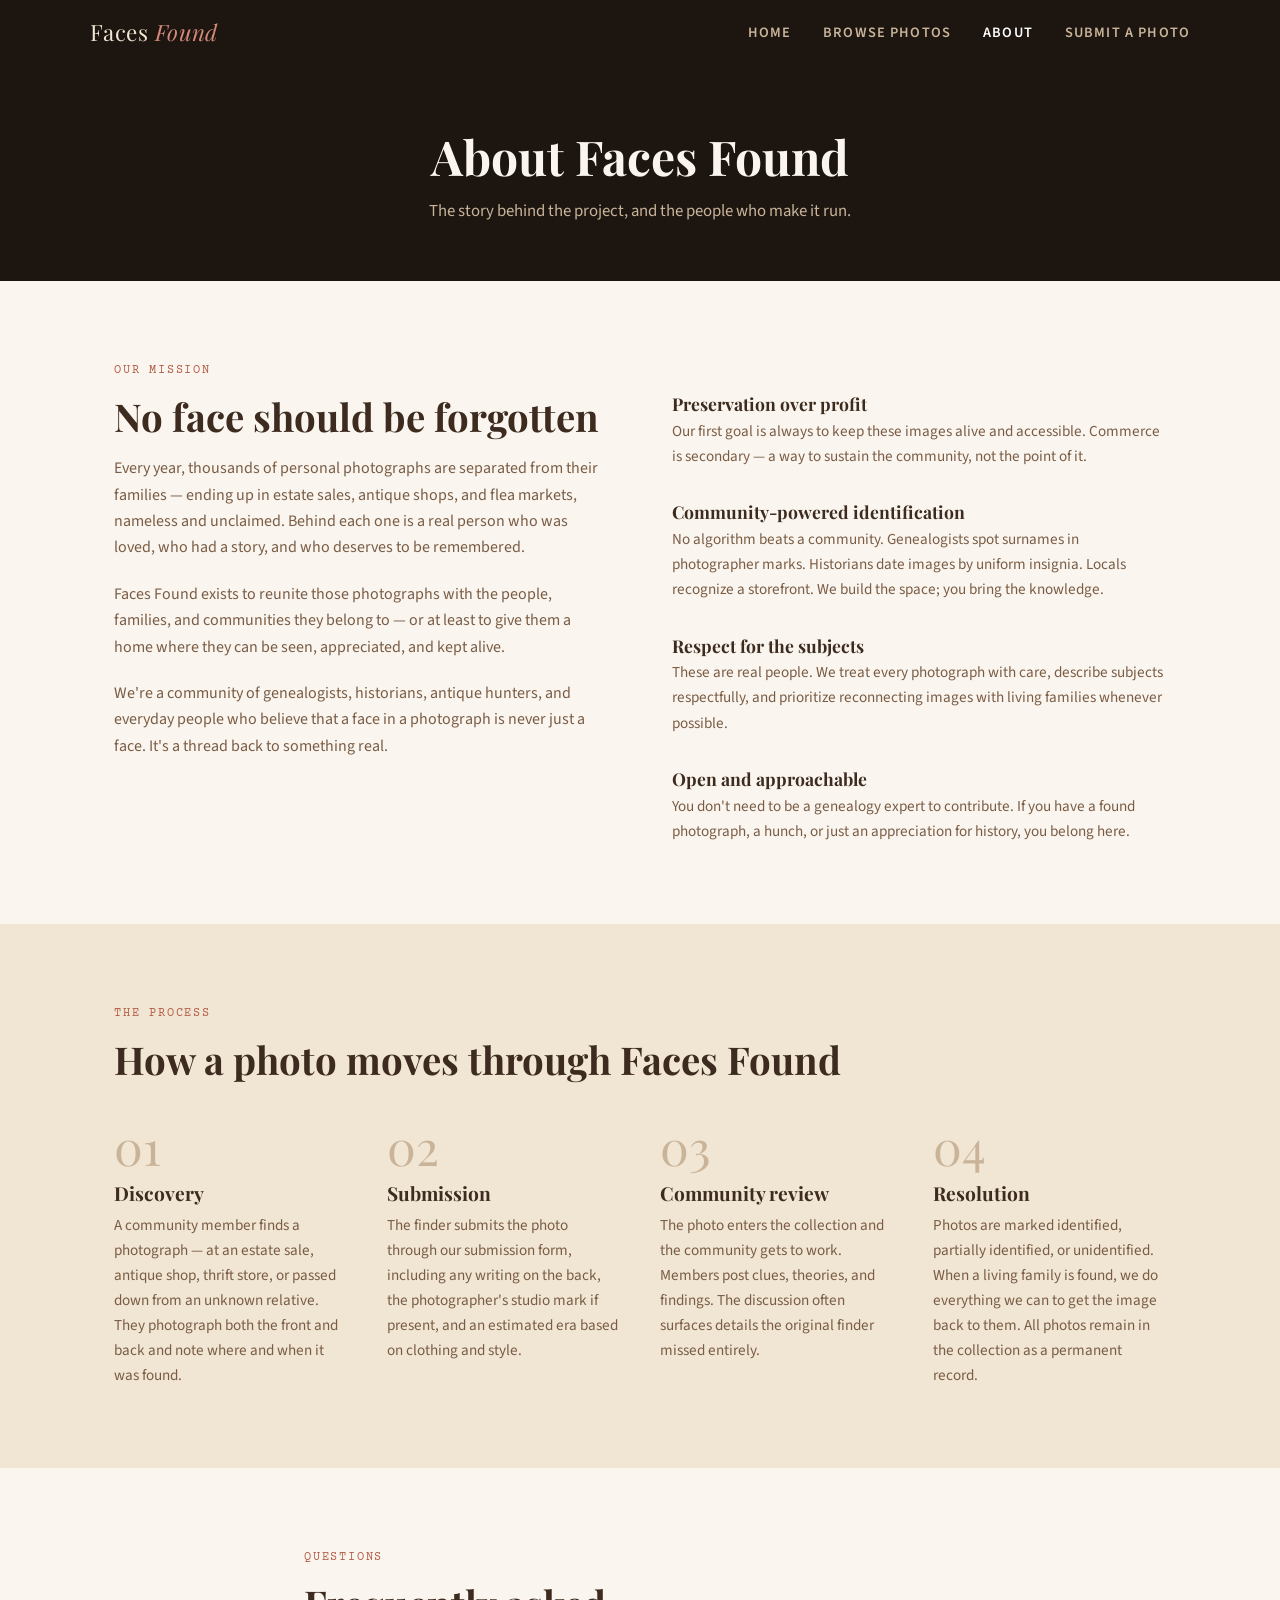
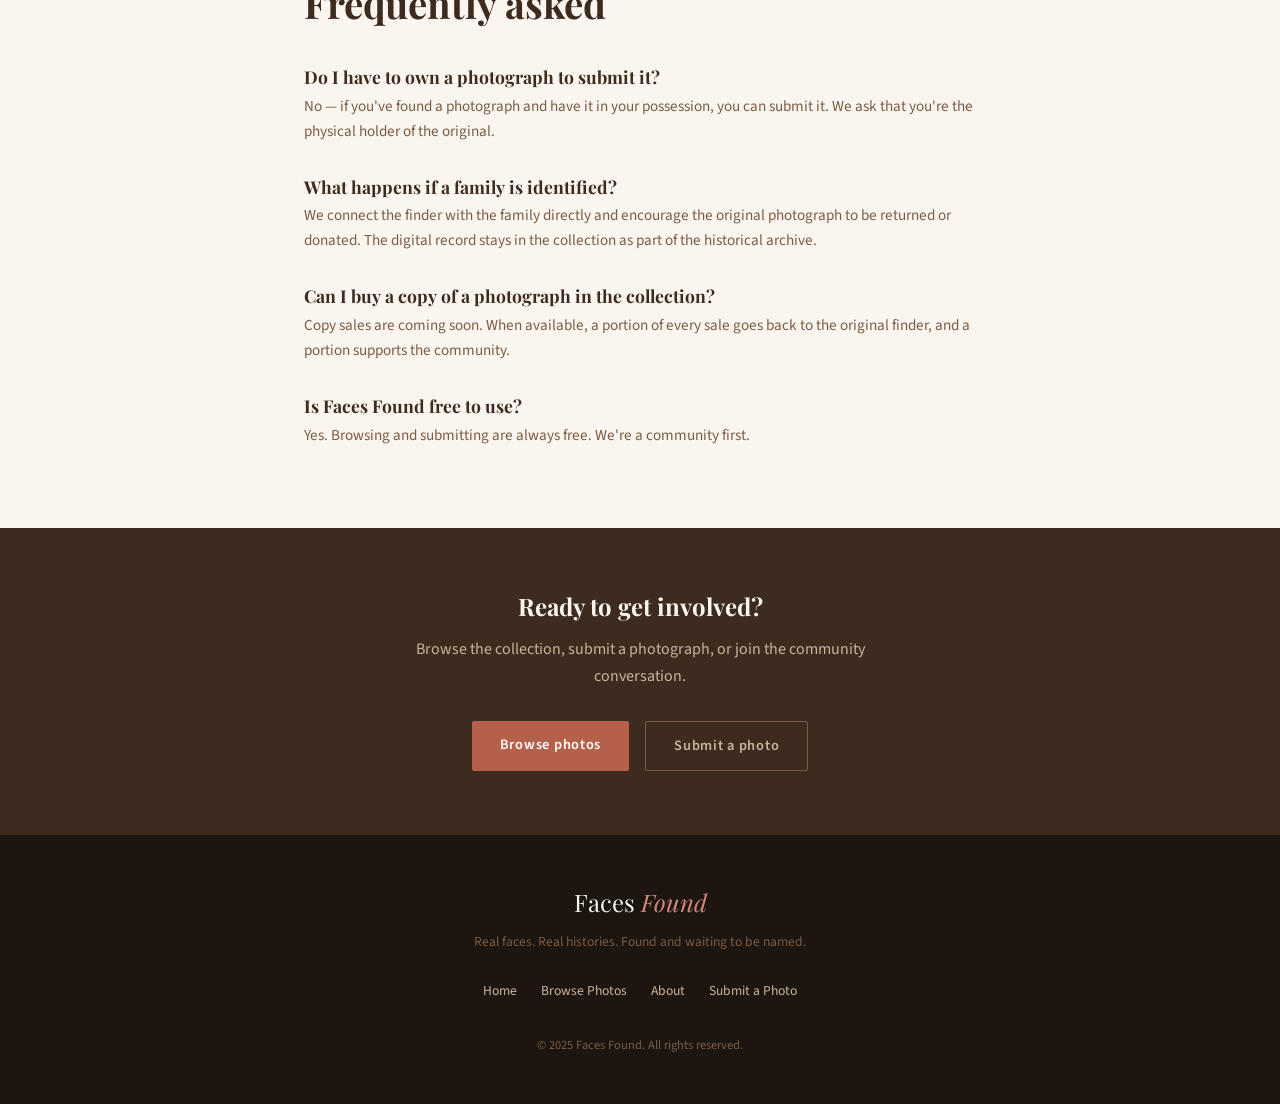
<file: about.html>
<!DOCTYPE html>
<html lang="en">
<head>
  <meta charset="UTF-8" />
  <meta name="viewport" content="width=device-width, initial-scale=1.0" />
  <meta name="description" content="About Faces Found — the story behind the project, our mission, and the community bringing orphaned photographs back to life." />
  <title>About — Faces Found</title>
  <link rel="stylesheet" href="css/style.css" />
</head>
<body>

  <nav class="nav" aria-label="Main navigation">
    <div class="nav__inner">
      <a href="index.html" class="nav__logo">Faces <span>Found</span></a>
      <button class="nav__toggle" aria-label="Toggle menu" aria-expanded="false">
        <span></span><span></span><span></span>
      </button>
      <ul class="nav__links">
        <li><a href="index.html">Home</a></li>
        <li><a href="gallery.html">Browse Photos</a></li>
        <li><a href="about.html">About</a></li>
        <li><a href="submit.html">Submit a Photo</a></li>
      </ul>
    </div>
  </nav>

  <div class="page-header">
    <h1>About Faces Found</h1>
    <p>The story behind the project, and the people who make it run.</p>
  </div>

  <!-- Mission -->
  <section class="section">
    <div class="container">
      <div class="about-grid">
        <div>
          <p class="section__label">Our mission</p>
          <h2 class="section__title">No face should be forgotten</h2>
          <p style="color: var(--warm-mid); margin-bottom: 1.25rem;">
            Every year, thousands of personal photographs are separated from their
            families — ending up in estate sales, antique shops, and flea markets,
            nameless and unclaimed. Behind each one is a real person who was loved,
            who had a story, and who deserves to be remembered.
          </p>
          <p style="color: var(--warm-mid); margin-bottom: 1.25rem;">
            Faces Found exists to reunite those photographs with the people, families,
            and communities they belong to — or at least to give them a home where
            they can be seen, appreciated, and kept alive.
          </p>
          <p style="color: var(--warm-mid);">
            We're a community of genealogists, historians, antique hunters, and
            everyday people who believe that a face in a photograph is never just
            a face. It's a thread back to something real.
          </p>
        </div>

        <div>
          <div class="about-values">
            <div>
              <h3 class="value__title">Preservation over profit</h3>
              <p class="value__body">
                Our first goal is always to keep these images alive and accessible.
                Commerce is secondary — a way to sustain the community, not the
                point of it.
              </p>
            </div>
            <div>
              <h3 class="value__title">Community-powered identification</h3>
              <p class="value__body">
                No algorithm beats a community. Genealogists spot surnames in
                photographer marks. Historians date images by uniform insignia.
                Locals recognize a storefront. We build the space; you bring the knowledge.
              </p>
            </div>
            <div>
              <h3 class="value__title">Respect for the subjects</h3>
              <p class="value__body">
                These are real people. We treat every photograph with care,
                describe subjects respectfully, and prioritize reconnecting images
                with living families whenever possible.
              </p>
            </div>
            <div>
              <h3 class="value__title">Open and approachable</h3>
              <p class="value__body">
                You don't need to be a genealogy expert to contribute. If you
                have a found photograph, a hunch, or just an appreciation for
                history, you belong here.
              </p>
            </div>
          </div>
        </div>
      </div>
    </div>
  </section>

  <!-- How it works detail -->
  <section class="section section--alt">
    <div class="container">
      <p class="section__label">The process</p>
      <h2 class="section__title">How a photo moves through Faces Found</h2>

      <div class="steps" style="margin-top: 2.5rem;">
        <div class="step">
          <div class="step__number">01</div>
          <h3 class="step__title">Discovery</h3>
          <p class="step__body">
            A community member finds a photograph — at an estate sale, antique
            shop, thrift store, or passed down from an unknown relative. They
            photograph both the front and back and note where and when it was found.
          </p>
        </div>
        <div class="step">
          <div class="step__number">02</div>
          <h3 class="step__title">Submission</h3>
          <p class="step__body">
            The finder submits the photo through our submission form, including
            any writing on the back, the photographer's studio mark if present,
            and an estimated era based on clothing and style.
          </p>
        </div>
        <div class="step">
          <div class="step__number">03</div>
          <h3 class="step__title">Community review</h3>
          <p class="step__body">
            The photo enters the collection and the community gets to work. Members
            post clues, theories, and findings. The discussion often surfaces
            details the original finder missed entirely.
          </p>
        </div>
        <div class="step">
          <div class="step__number">04</div>
          <h3 class="step__title">Resolution</h3>
          <p class="step__body">
            Photos are marked identified, partially identified, or unidentified.
            When a living family is found, we do everything we can to get the
            image back to them. All photos remain in the collection as a permanent record.
          </p>
        </div>
      </div>
    </div>
  </section>

  <!-- FAQ -->
  <section class="section">
    <div class="container" style="max-width: 720px;">
      <p class="section__label">Questions</p>
      <h2 class="section__title">Frequently asked</h2>

      <div style="margin-top: 2.5rem; display: flex; flex-direction: column; gap: 2rem;">

        <div>
          <h3 style="font-family: var(--font-display); color: var(--sepia); font-size: 1.1rem; margin-bottom: 0.4rem;">
            Do I have to own a photograph to submit it?
          </h3>
          <p style="color: var(--warm-mid); font-size: 0.95rem;">
            No — if you've found a photograph and have it in your possession, you can submit it.
            We ask that you're the physical holder of the original.
          </p>
        </div>

        <div>
          <h3 style="font-family: var(--font-display); color: var(--sepia); font-size: 1.1rem; margin-bottom: 0.4rem;">
            What happens if a family is identified?
          </h3>
          <p style="color: var(--warm-mid); font-size: 0.95rem;">
            We connect the finder with the family directly and encourage the original
            photograph to be returned or donated. The digital record stays in the collection
            as part of the historical archive.
          </p>
        </div>

        <div>
          <h3 style="font-family: var(--font-display); color: var(--sepia); font-size: 1.1rem; margin-bottom: 0.4rem;">
            Can I buy a copy of a photograph in the collection?
          </h3>
          <p style="color: var(--warm-mid); font-size: 0.95rem;">
            Copy sales are coming soon. When available, a portion of every sale goes
            back to the original finder, and a portion supports the community.
          </p>
        </div>

        <div>
          <h3 style="font-family: var(--font-display); color: var(--sepia); font-size: 1.1rem; margin-bottom: 0.4rem;">
            Is Faces Found free to use?
          </h3>
          <p style="color: var(--warm-mid); font-size: 0.95rem;">
            Yes. Browsing and submitting are always free. We're a community first.
          </p>
        </div>

      </div>
    </div>
  </section>

  <div class="community">
    <div class="container">
      <h2>Ready to get involved?</h2>
      <p>Browse the collection, submit a photograph, or join the community conversation.</p>
      <div class="community__links">
        <a href="gallery.html" class="btn btn--primary">Browse photos</a>
        <a href="submit.html" class="btn btn--outline">Submit a photo</a>
      </div>
    </div>
  </div>

  <footer class="footer">
    <div class="container">
      <p class="footer__logo">Faces <span>Found</span></p>
      <p class="footer__tagline">Real faces. Real histories. Found and waiting to be named.</p>
      <ul class="footer__links">
        <li><a href="index.html">Home</a></li>
        <li><a href="gallery.html">Browse Photos</a></li>
        <li><a href="about.html">About</a></li>
        <li><a href="submit.html">Submit a Photo</a></li>
      </ul>
      <p class="footer__copy">&copy; 2025 Faces Found. All rights reserved.</p>
    </div>
  </footer>

  <script src="js/main.js"></script>
</body>
</html>
</file>
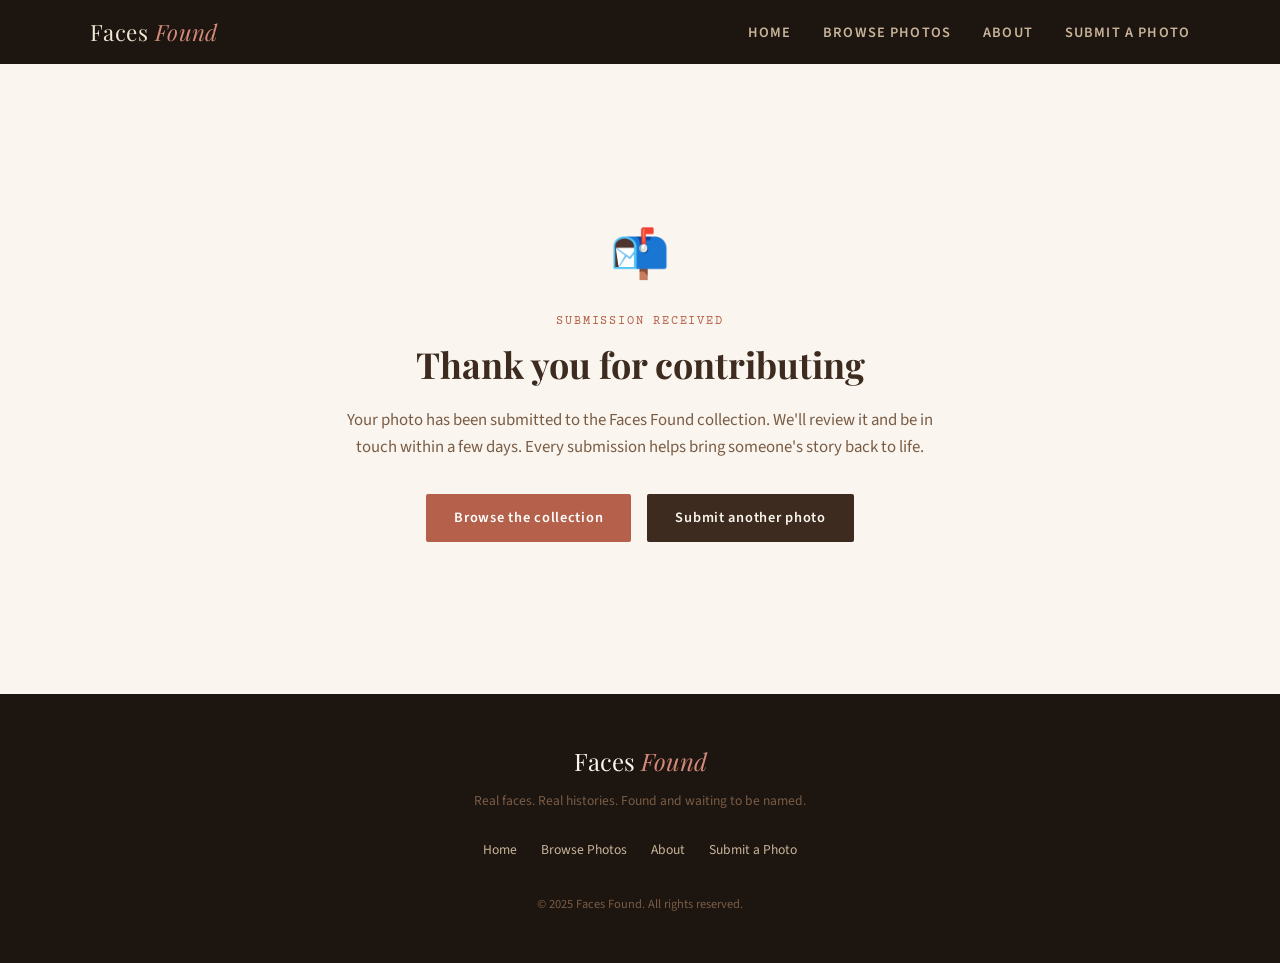
<file: thankyou.html>
<!DOCTYPE html>
<html lang="en">
<head>
  <meta charset="UTF-8" />
  <meta name="viewport" content="width=device-width, initial-scale=1.0" />
  <title>Thank You — Faces Found</title>
  <link rel="stylesheet" href="css/style.css" />
</head>
<body>

  <nav class="nav" aria-label="Main navigation">
    <div class="nav__inner">
      <a href="index.html" class="nav__logo">Faces <span>Found</span></a>
      <button class="nav__toggle" aria-label="Toggle menu" aria-expanded="false">
        <span></span><span></span><span></span>
      </button>
      <ul class="nav__links">
        <li><a href="index.html">Home</a></li>
        <li><a href="gallery.html">Browse Photos</a></li>
        <li><a href="about.html">About</a></li>
        <li><a href="submit.html">Submit a Photo</a></li>
      </ul>
    </div>
  </nav>

  <section class="section" style="min-height: 70vh; display: flex; align-items: center;">
    <div class="container" style="max-width: 640px; text-align: center;">

      <p style="font-size: 3rem; margin-bottom: 1rem;">📬</p>
      <p class="section__label">Submission received</p>
      <h1 class="section__title" style="font-size: 2.25rem;">Thank you for contributing</h1>
      <p style="color: var(--warm-mid); font-size: 1.05rem; margin: 1.25rem 0 2rem;">
        Your photo has been submitted to the Faces Found collection.
        We'll review it and be in touch within a few days. Every submission
        helps bring someone's story back to life.
      </p>

      <div style="display: flex; gap: 1rem; justify-content: center; flex-wrap: wrap;">
        <a href="gallery.html" class="btn btn--primary">Browse the collection</a>
        <a href="submit.html" class="btn btn--dark">Submit another photo</a>
      </div>

    </div>
  </section>

  <footer class="footer">
    <div class="container">
      <p class="footer__logo">Faces <span>Found</span></p>
      <p class="footer__tagline">Real faces. Real histories. Found and waiting to be named.</p>
      <ul class="footer__links">
        <li><a href="index.html">Home</a></li>
        <li><a href="gallery.html">Browse Photos</a></li>
        <li><a href="about.html">About</a></li>
        <li><a href="submit.html">Submit a Photo</a></li>
      </ul>
      <p class="footer__copy">&copy; 2025 Faces Found. All rights reserved.</p>
    </div>
  </footer>

  <script src="js/main.js"></script>
</body>
</html>
</file>
<file: css/style.css>
/* ============================================
   FACES FOUND — Global Styles
   Palette: Deep sepia, aged paper, warm ivory,
   dusty rose accent, ink black
   ============================================ */

@import url('https://fonts.googleapis.com/css2?family=Playfair+Display:ital,wght@0,400;0,700;1,400&family=Source+Sans+3:wght@300;400;600&family=Courier+Prime&display=swap');

:root {
  --ink:        #1c1510;
  --sepia:      #3d2b1f;
  --warm-mid:   #7a5c45;
  --aged-paper: #f0e6d3;
  --ivory:      #faf6ef;
  --accent:     #b5604a;
  --accent-light: #d4897a;
  --dust:       #c9b49a;
  --white:      #ffffff;

  --font-display: 'Playfair Display', Georgia, serif;
  --font-body:    'Source Sans 3', system-ui, sans-serif;
  --font-mono:    'Courier Prime', 'Courier New', monospace;
}

*, *::before, *::after { box-sizing: border-box; margin: 0; padding: 0; }

html { scroll-behavior: smooth; }

body {
  background: var(--ivory);
  color: var(--ink);
  font-family: var(--font-body);
  font-size: 1rem;
  line-height: 1.65;
}

img { display: block; max-width: 100%; }
a { color: var(--accent); text-decoration: none; }
a:hover { text-decoration: underline; }
a:focus-visible { outline: 2px solid var(--accent); outline-offset: 3px; }

/* ── Typography ── */
h1, h2, h3, h4 {
  font-family: var(--font-display);
  line-height: 1.2;
  color: var(--sepia);
}

/* ── Layout ── */
.container {
  max-width: 1100px;
  margin: 0 auto;
  padding: 0 1.5rem;
}

.section { padding: 5rem 0; }
.section--alt { background: var(--aged-paper); }

/* ── Navigation ── */
.nav {
  position: sticky;
  top: 0;
  z-index: 100;
  background: var(--ink);
  padding: 0 1.5rem;
}

.nav__inner {
  max-width: 1100px;
  margin: 0 auto;
  display: flex;
  align-items: center;
  justify-content: space-between;
  height: 64px;
}

.nav__logo {
  font-family: var(--font-display);
  font-size: 1.4rem;
  color: var(--aged-paper);
  letter-spacing: 0.02em;
}

.nav__logo span { color: var(--accent-light); font-style: italic; }
.nav__logo:hover { text-decoration: none; color: var(--white); }

.nav__links {
  display: flex;
  gap: 2rem;
  list-style: none;
}

.nav__links a {
  color: var(--dust);
  font-size: 0.9rem;
  font-weight: 600;
  letter-spacing: 0.08em;
  text-transform: uppercase;
  transition: color 0.2s;
}

.nav__links a:hover,
.nav__links a.active {
  color: var(--white);
  text-decoration: none;
}

/* Mobile nav toggle */
.nav__toggle {
  display: none;
  flex-direction: column;
  gap: 5px;
  background: none;
  border: none;
  cursor: pointer;
  padding: 4px;
}

.nav__toggle span {
  display: block;
  width: 24px;
  height: 2px;
  background: var(--dust);
  transition: all 0.2s;
}

/* ── Hero ── */
.hero {
  background: var(--ink);
  padding: 7rem 1.5rem 6rem;
  position: relative;
  overflow: hidden;
}

/* Decorative grain overlay feel */
.hero::before {
  content: '';
  position: absolute;
  inset: 0;
  background: radial-gradient(ellipse at 60% 40%, rgba(181,96,74,0.15) 0%, transparent 65%);
  pointer-events: none;
}

.hero__inner {
  max-width: 1100px;
  margin: 0 auto;
  display: grid;
  grid-template-columns: 1fr 1fr;
  gap: 4rem;
  align-items: center;
}

.hero__eyebrow {
  font-family: var(--font-mono);
  font-size: 0.8rem;
  color: var(--accent-light);
  letter-spacing: 0.15em;
  text-transform: uppercase;
  margin-bottom: 1.25rem;
}

.hero__headline {
  font-family: var(--font-display);
  font-size: clamp(2.5rem, 5vw, 3.75rem);
  color: var(--ivory);
  line-height: 1.1;
  margin-bottom: 1.5rem;
}

.hero__headline em {
  color: var(--accent-light);
  font-style: italic;
}

.hero__body {
  font-size: 1.1rem;
  color: var(--dust);
  margin-bottom: 2.5rem;
  max-width: 480px;
}

.hero__actions {
  display: flex;
  gap: 1rem;
  flex-wrap: wrap;
}

/* Signature element: stacked polaroid-style photo cluster */
.hero__photos {
  position: relative;
  height: 380px;
}

.hero__photo {
  position: absolute;
  background: var(--white);
  padding: 10px 10px 36px;
  box-shadow: 0 8px 32px rgba(0,0,0,0.45);
  width: 200px;
}

.hero__photo img {
  width: 100%;
  height: 160px;
  object-fit: cover;
  filter: sepia(40%) contrast(0.95);
}

.hero__photo .caption {
  margin-top: 10px;
  font-family: var(--font-mono);
  font-size: 0.7rem;
  color: var(--warm-mid);
  text-align: center;
}

.hero__photo:nth-child(1) { top: 20px;  left: 60px;  rotate: -4deg; z-index: 1; }
.hero__photo:nth-child(2) { top: 60px;  left: 180px; rotate:  3deg; z-index: 2; }
.hero__photo:nth-child(3) { top: 180px; left: 30px;  rotate:  2deg; z-index: 3; }
.hero__photo:nth-child(4) { top: 160px; left: 210px; rotate: -3deg; z-index: 2; }

/* ── Buttons ── */
.btn {
  display: inline-block;
  padding: 0.75rem 1.75rem;
  font-family: var(--font-body);
  font-weight: 600;
  font-size: 0.9rem;
  letter-spacing: 0.05em;
  border-radius: 2px;
  transition: all 0.2s;
  cursor: pointer;
  border: none;
}

.btn--primary {
  background: var(--accent);
  color: var(--white);
}

.btn--primary:hover {
  background: #9e4f3b;
  text-decoration: none;
  color: var(--white);
}

.btn--outline {
  background: transparent;
  color: var(--dust);
  border: 1px solid var(--warm-mid);
}

.btn--outline:hover {
  border-color: var(--dust);
  color: var(--white);
  text-decoration: none;
}

.btn--dark {
  background: var(--sepia);
  color: var(--ivory);
}

.btn--dark:hover {
  background: var(--ink);
  text-decoration: none;
  color: var(--ivory);
}

/* ── How It Works ── */
.steps {
  display: grid;
  grid-template-columns: repeat(auto-fit, minmax(200px, 1fr));
  gap: 2.5rem;
  margin-top: 3rem;
}

.step__number {
  font-family: var(--font-display);
  font-size: 3rem;
  color: var(--dust);
  line-height: 1;
  margin-bottom: 0.75rem;
}

.step__title {
  font-family: var(--font-display);
  font-size: 1.2rem;
  color: var(--sepia);
  margin-bottom: 0.5rem;
}

.step__body {
  font-size: 0.95rem;
  color: var(--warm-mid);
}

/* ── Section headings ── */
.section__label {
  font-family: var(--font-mono);
  font-size: 0.75rem;
  letter-spacing: 0.15em;
  text-transform: uppercase;
  color: var(--accent);
  margin-bottom: 0.75rem;
}

.section__title {
  font-size: clamp(1.75rem, 3vw, 2.5rem);
  margin-bottom: 1rem;
}

.section__sub {
  font-size: 1.05rem;
  color: var(--warm-mid);
  max-width: 560px;
}

/* ── Gallery ── */
.gallery-grid {
  display: grid;
  grid-template-columns: repeat(auto-fill, minmax(240px, 1fr));
  gap: 1.5rem;
  margin-top: 3rem;
}

.photo-card {
  background: var(--white);
  padding: 10px 10px 20px;
  box-shadow: 0 2px 12px rgba(28,21,16,0.12);
  transition: transform 0.25s, box-shadow 0.25s;
  cursor: pointer;
}

.photo-card:hover {
  transform: translateY(-4px) rotate(0.5deg);
  box-shadow: 0 8px 28px rgba(28,21,16,0.2);
}

.photo-card__img {
  width: 100%;
  aspect-ratio: 4/3;
  object-fit: cover;
  filter: sepia(30%) contrast(0.95) brightness(0.97);
}

.photo-card__meta {
  margin-top: 12px;
  padding: 0 4px;
}

.photo-card__era {
  font-family: var(--font-mono);
  font-size: 0.7rem;
  color: var(--accent);
  letter-spacing: 0.1em;
  text-transform: uppercase;
}

.photo-card__title {
  font-family: var(--font-display);
  font-size: 1rem;
  color: var(--sepia);
  margin: 2px 0 4px;
}

.photo-card__location {
  font-size: 0.8rem;
  color: var(--warm-mid);
}

.photo-card__status {
  display: inline-block;
  margin-top: 8px;
  font-size: 0.7rem;
  font-weight: 600;
  letter-spacing: 0.08em;
  text-transform: uppercase;
  padding: 2px 8px;
  border-radius: 2px;
}

.status--unknown { background: #f3ede5; color: var(--warm-mid); }
.status--identified { background: #e8f3e8; color: #3a6b3a; }
.status--available { background: #fdf0ed; color: var(--accent); }

/* Filter bar */
.filter-bar {
  display: flex;
  gap: 0.75rem;
  flex-wrap: wrap;
  margin-top: 2rem;
}

.filter-btn {
  padding: 0.4rem 1rem;
  font-size: 0.82rem;
  font-weight: 600;
  letter-spacing: 0.06em;
  border: 1px solid var(--dust);
  background: transparent;
  color: var(--warm-mid);
  border-radius: 2px;
  cursor: pointer;
  transition: all 0.15s;
}

.filter-btn:hover,
.filter-btn.active {
  background: var(--sepia);
  border-color: var(--sepia);
  color: var(--ivory);
}

/* ── Community banner ── */
.community {
  background: var(--sepia);
  padding: 4rem 1.5rem;
  text-align: center;
}

.community h2 { color: var(--ivory); margin-bottom: 1rem; }
.community p  { color: var(--dust); margin-bottom: 2rem; max-width: 540px; margin-left: auto; margin-right: auto; }

.community__links {
  display: flex;
  gap: 1rem;
  justify-content: center;
  flex-wrap: wrap;
}

/* ── Contact / Submit form ── */
.form-grid {
  display: grid;
  grid-template-columns: 1fr 1fr;
  gap: 1.5rem;
  margin-top: 2.5rem;
}

.form-group {
  display: flex;
  flex-direction: column;
  gap: 0.4rem;
}

.form-group--full { grid-column: 1 / -1; }

label {
  font-size: 0.82rem;
  font-weight: 600;
  letter-spacing: 0.07em;
  text-transform: uppercase;
  color: var(--sepia);
}

input, textarea, select {
  font-family: var(--font-body);
  font-size: 0.95rem;
  padding: 0.65rem 0.85rem;
  border: 1px solid var(--dust);
  background: var(--white);
  color: var(--ink);
  border-radius: 2px;
  transition: border-color 0.2s;
  width: 100%;
}

input:focus, textarea:focus, select:focus {
  outline: none;
  border-color: var(--accent);
}

textarea { resize: vertical; min-height: 120px; }

/* ── Footer ── */
.footer {
  background: var(--ink);
  color: var(--dust);
  padding: 3rem 1.5rem;
  text-align: center;
}

.footer__logo {
  font-family: var(--font-display);
  font-size: 1.5rem;
  color: var(--ivory);
  margin-bottom: 0.5rem;
}

.footer__logo span { color: var(--accent-light); font-style: italic; }

.footer__tagline {
  font-size: 0.85rem;
  color: var(--warm-mid);
  margin-bottom: 1.5rem;
}

.footer__links {
  display: flex;
  gap: 1.5rem;
  justify-content: center;
  flex-wrap: wrap;
  list-style: none;
  margin-bottom: 2rem;
}

.footer__links a {
  font-size: 0.85rem;
  color: var(--dust);
  transition: color 0.2s;
}

.footer__links a:hover { color: var(--white); text-decoration: none; }

.footer__copy {
  font-size: 0.78rem;
  color: var(--warm-mid);
}

/* ── Page header (inner pages) ── */
.page-header {
  background: var(--ink);
  padding: 4rem 1.5rem 3.5rem;
  text-align: center;
}

.page-header h1 { color: var(--ivory); font-size: clamp(2rem, 4vw, 3rem); }
.page-header p  { color: var(--dust); margin-top: 0.75rem; font-size: 1.05rem; }

/* ── About page ── */
.about-grid {
  display: grid;
  grid-template-columns: 1fr 1fr;
  gap: 4rem;
  align-items: start;
}

.about-values {
  display: flex;
  flex-direction: column;
  gap: 2rem;
  margin-top: 2rem;
}

.value__title {
  font-family: var(--font-display);
  font-size: 1.1rem;
  color: var(--sepia);
  margin-bottom: 0.3rem;
}

.value__body { font-size: 0.95rem; color: var(--warm-mid); }

/* ── Modal (photo detail) ── */
.modal-overlay {
  display: none;
  position: fixed;
  inset: 0;
  background: rgba(28,21,16,0.85);
  z-index: 1000;
  padding: 2rem 1rem;
  overflow-y: auto;
}

.modal-overlay.open { display: flex; align-items: center; justify-content: center; }

.modal {
  background: var(--ivory);
  max-width: 720px;
  width: 100%;
  padding: 2rem;
  position: relative;
}

.modal__close {
  position: absolute;
  top: 1rem;
  right: 1rem;
  background: none;
  border: none;
  font-size: 1.5rem;
  cursor: pointer;
  color: var(--warm-mid);
  line-height: 1;
}

.modal__close:hover { color: var(--ink); }

.modal__img {
  width: 100%;
  max-height: 400px;
  object-fit: cover;
  filter: sepia(25%);
  margin-bottom: 1.5rem;
}

.modal__era {
  font-family: var(--font-mono);
  font-size: 0.75rem;
  color: var(--accent);
  letter-spacing: 0.1em;
  text-transform: uppercase;
}

.modal__title {
  font-size: 1.6rem;
  color: var(--sepia);
  margin: 0.4rem 0 0.75rem;
}

.modal__details {
  display: flex;
  gap: 2rem;
  flex-wrap: wrap;
  margin-bottom: 1rem;
  padding-bottom: 1rem;
  border-bottom: 1px solid var(--dust);
}

.modal__detail-item { font-size: 0.88rem; color: var(--warm-mid); }
.modal__detail-item strong { display: block; color: var(--sepia); font-size: 0.75rem; text-transform: uppercase; letter-spacing: 0.07em; }

.modal__desc { font-size: 0.95rem; color: var(--warm-mid); margin-bottom: 1.5rem; }

.modal__actions { display: flex; gap: 1rem; flex-wrap: wrap; }

/* ── Responsive ── */
@media (max-width: 768px) {
  .hero__inner { grid-template-columns: 1fr; }
  .hero__photos { display: none; }
  .about-grid { grid-template-columns: 1fr; gap: 2rem; }
  .form-grid { grid-template-columns: 1fr; }
  .nav__links { display: none; flex-direction: column; position: absolute; top: 64px; left: 0; right: 0; background: var(--ink); padding: 1rem 1.5rem 1.5rem; gap: 1rem; }
  .nav__links.open { display: flex; }
  .nav__toggle { display: flex; }
  .nav { position: relative; }
  .steps { grid-template-columns: 1fr; }
}

@media (prefers-reduced-motion: reduce) {
  *, *::before, *::after { transition: none !important; animation: none !important; }
}
</file>
